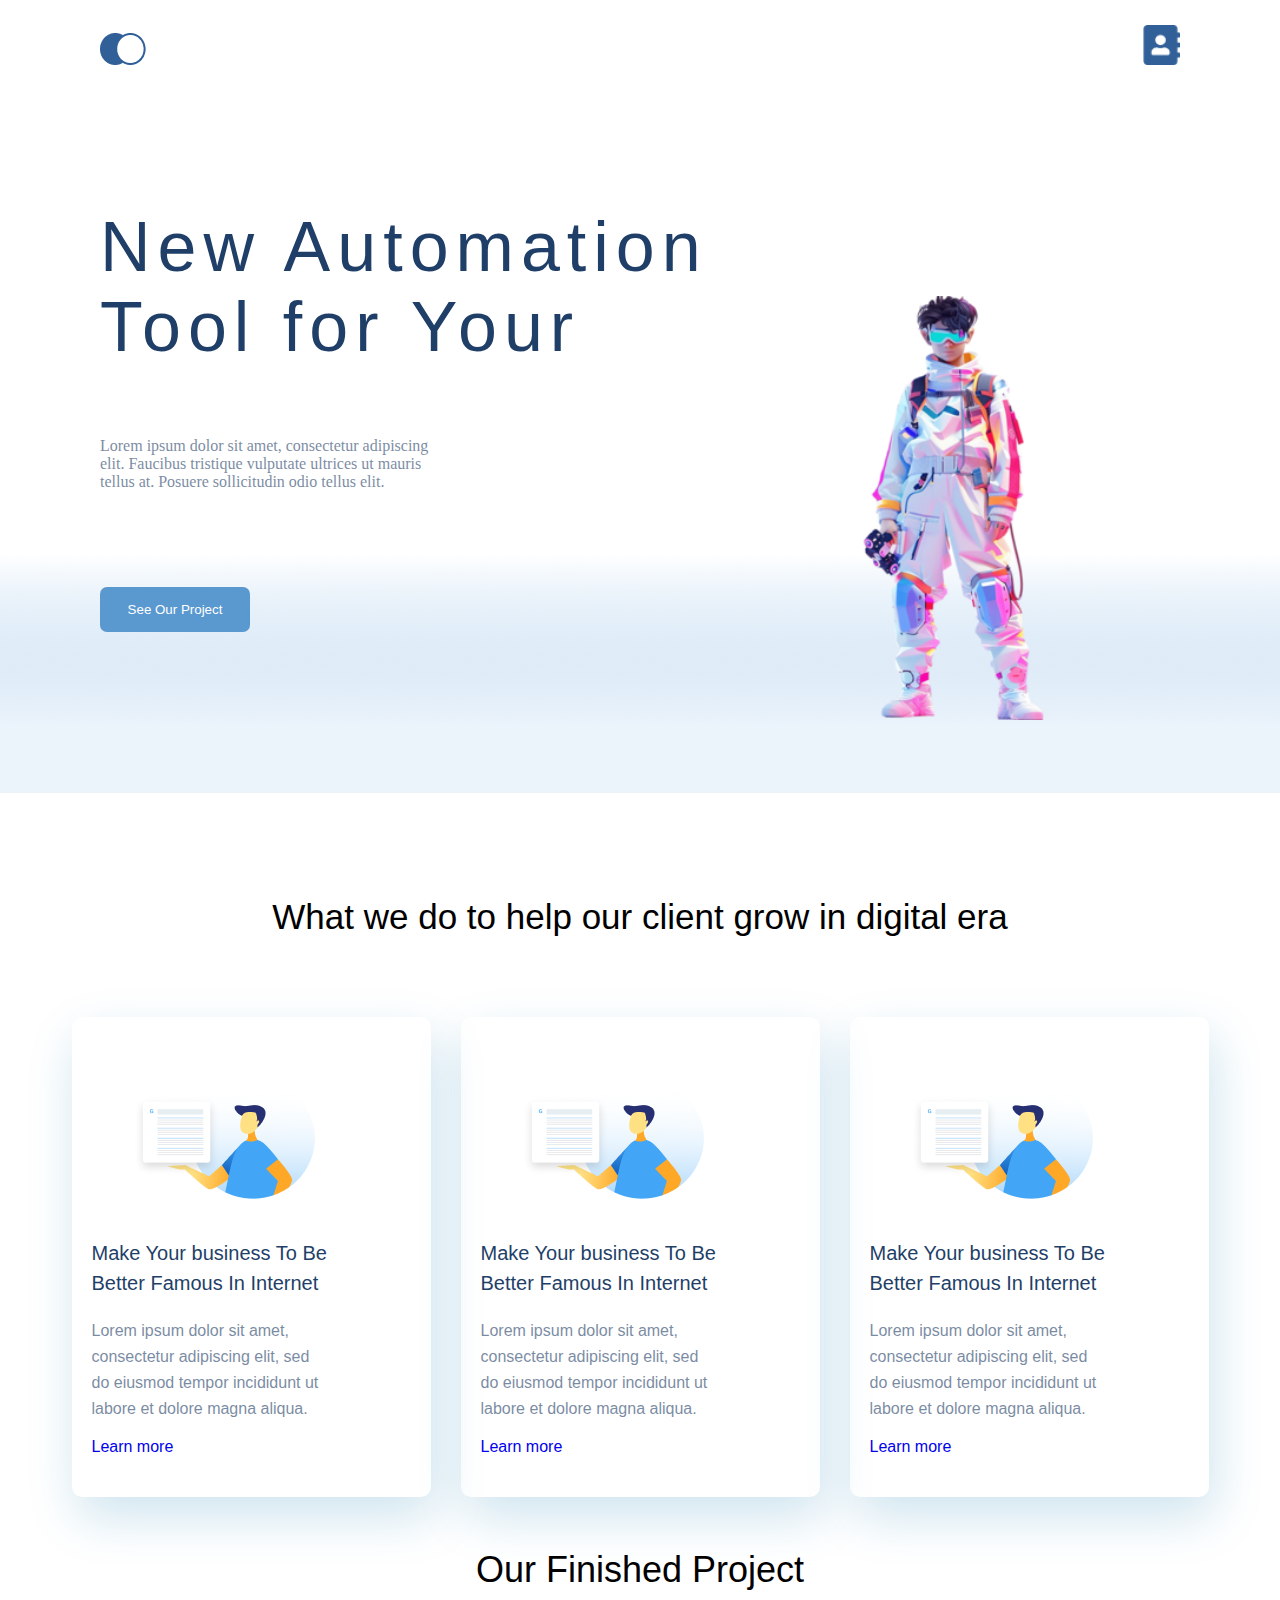
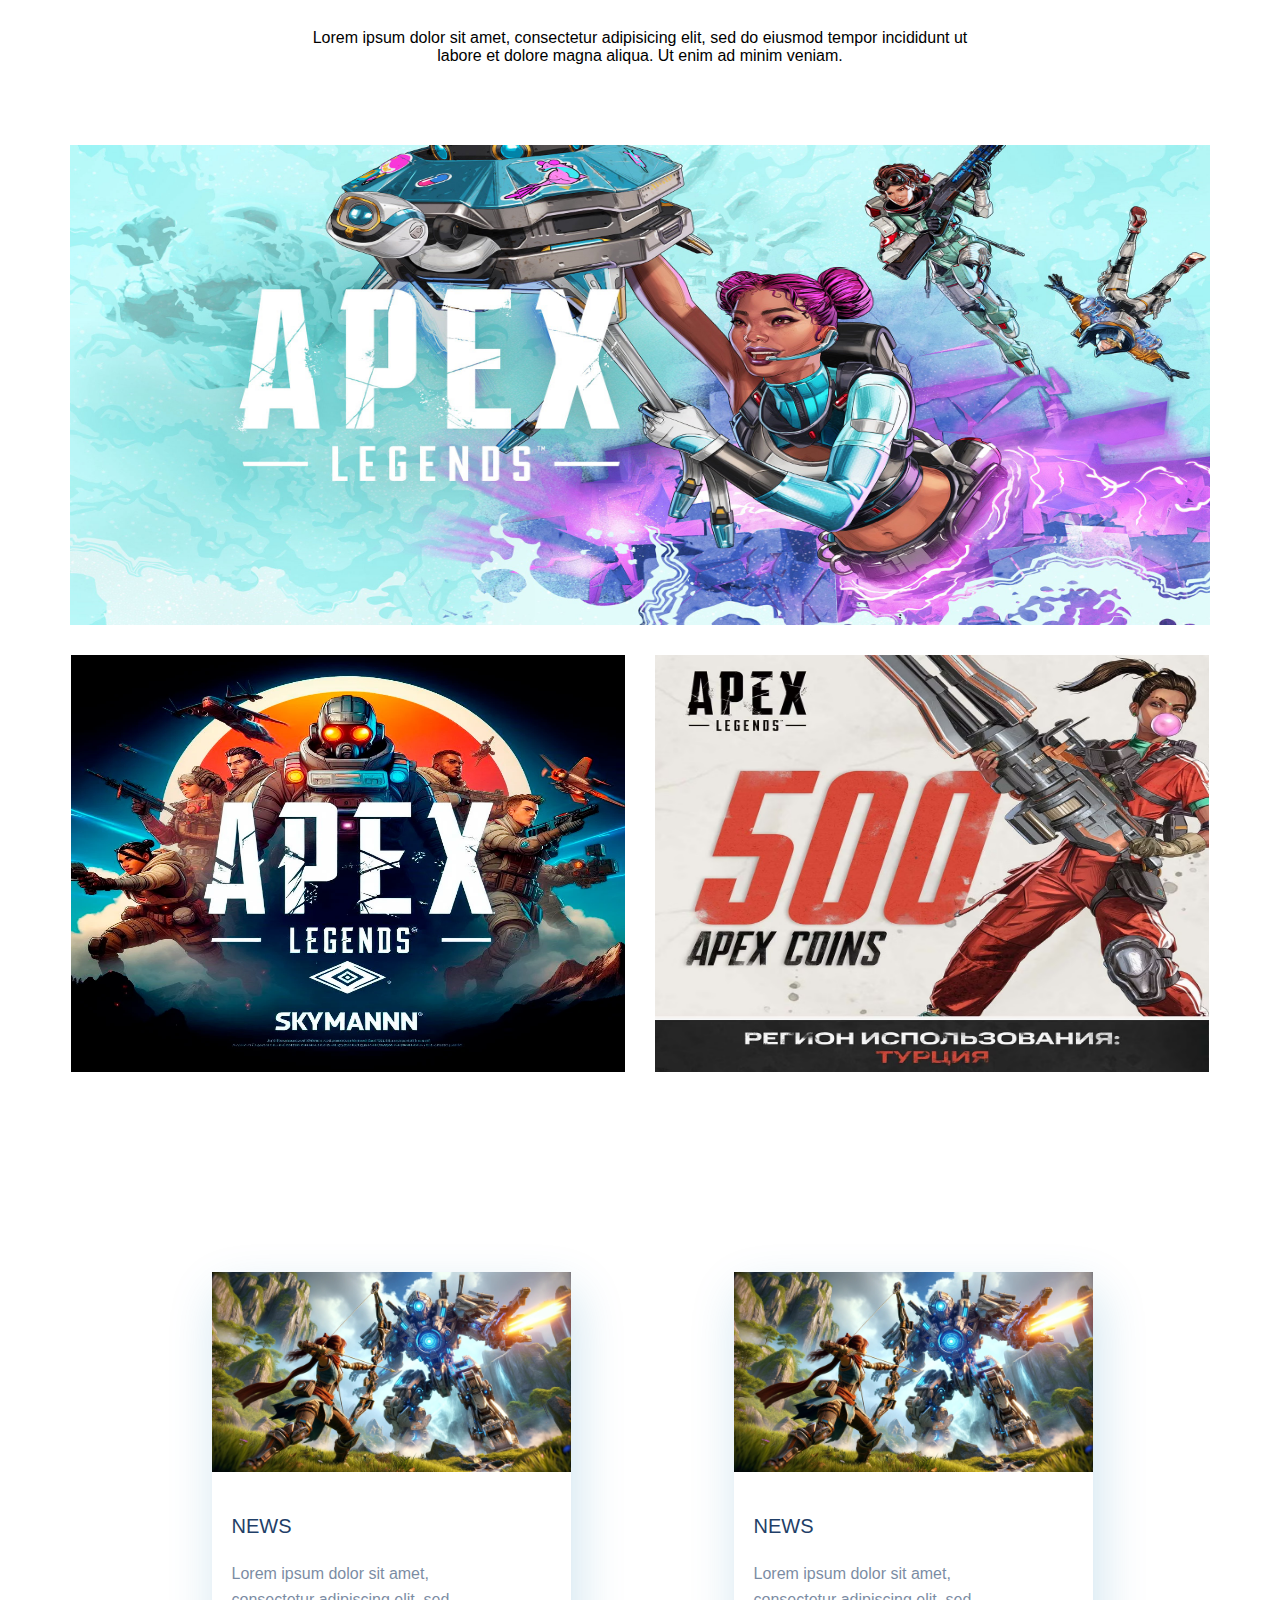
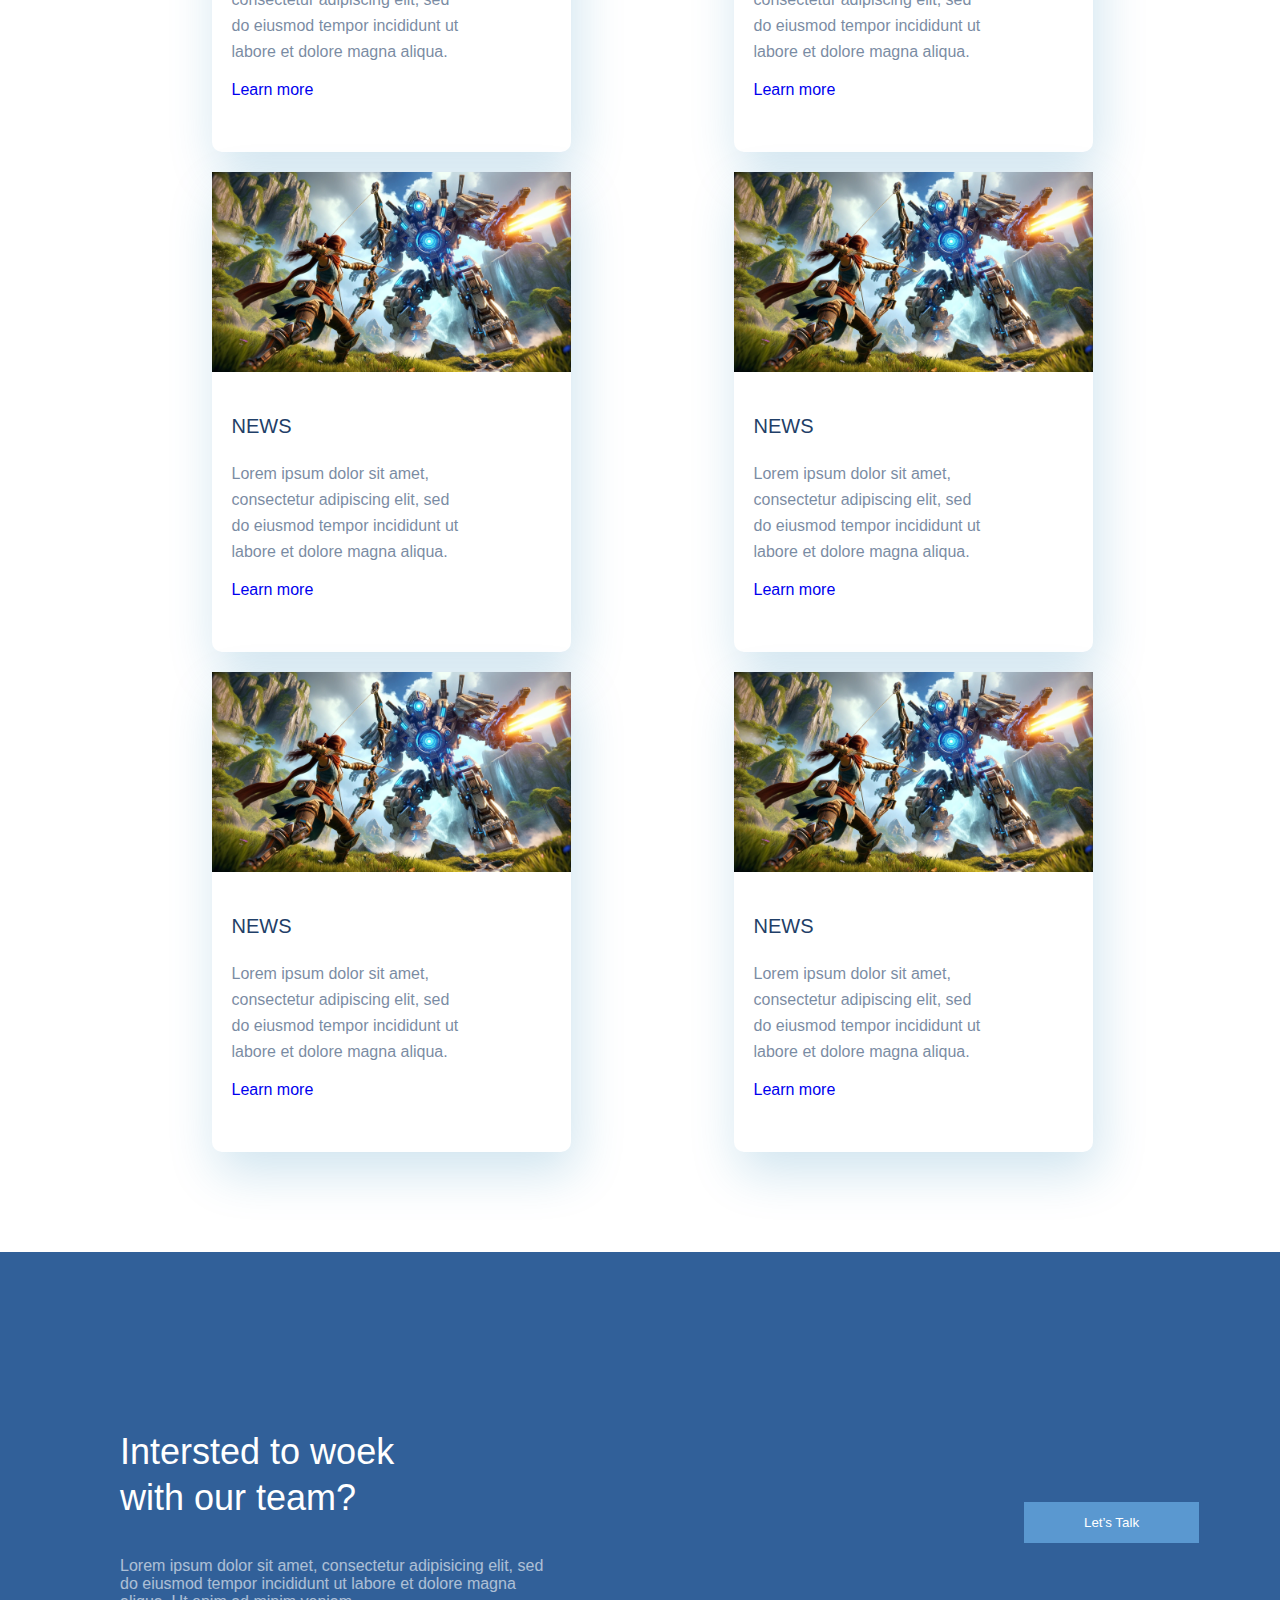
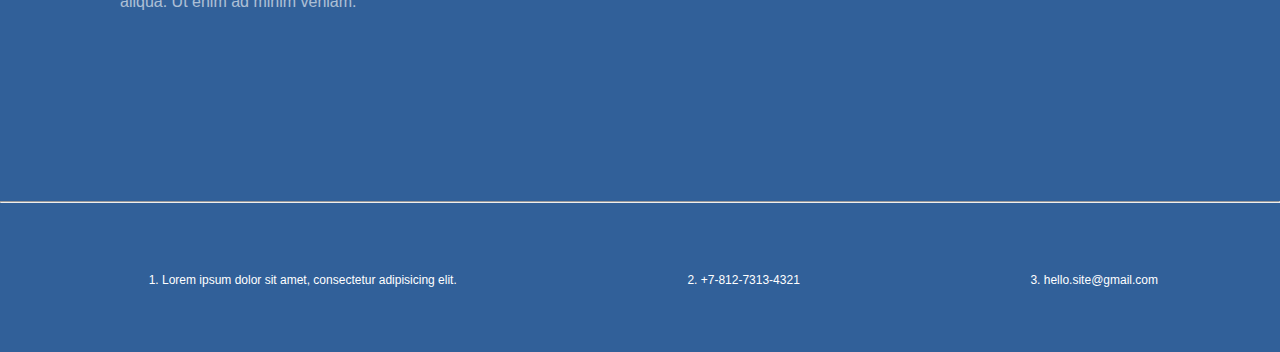
<file: index.html>
<!DOCTYPE html>
<html lang="en">
<head>
    <meta charset="UTF-8">
    <meta name="viewport" content="width=, initial-scale=1.0">
    <title>Document</title>
    <link rel="stylesheet" href="style.css">
    <link rel="preconnect" href="https://fonts.googleapis.com">
<link rel="preconnect" href="https://fonts.gstatic.com" crossorigin>
<link href="https://fonts.googleapis.com/css2?family=Roboto:ital,wght@0,100;0,300;0,400;0,500;0,700;0,900;1,100;1,300;1,400;1,500;1,700;1,900&display=swap" rel="stylesheet">
</head>
<body>
    <div class="top-backgro">
        <div class="top">
            <a href="index.html"><img src="Navigation.png" alt=""></a>
            <a href="contact.html"><img class="top-right" src="address-book-solid 1.png" alt=""></a>
        </div>
        <div class="top-general-text">
            <div class="gen-text">
                <p class="top-text">New Automation <br>
                    Tool for Your </p>
    
                <p class="par-top">Lorem ipsum dolor sit amet, consectetur adipiscing <br>
                        elit. Faucibus tristique vulputate ultrices ut mauris <br>
                         tellus at. Posuere sollicitudin odio tellus elit.</p>
    
                <button class="batt">See Our Project</button>
            </div>
            <div class="top-photo"></div>

        </div>

    </div>

    <div class="content-index">
        <div class="block-cart">
            <div class="block-top-cart">
                <p>What we do to help our client grow in digital era</p>
            </div>
    
            <div class="cart">
                <div class="backgr-cart">
                    <img class="img-cart" src="1.png" alt="">
                    <p class="top-text-cart">Make Your business To Be <br>
                        Better Famous In Internet</p>
                        
                    <p class="button-text-cart">Lorem ipsum dolor sit amet, <br>
                       consectetur adipiscing elit, sed <br>
                       do eiusmod tempor incididunt ut <br>
                       labore et dolore magna aliqua. </p>
    
                    <a class="a-cart" href="#">Learn more</a>
                </div>
    
    
                <div class="backgr-cart">
                    <img class="img-cart" src="1.png" alt="">
                    <p class="top-text-cart">Make Your business To Be <br>
                        Better Famous In Internet</p>
                        
                    <p class="button-text-cart">Lorem ipsum dolor sit amet, <br>
                       consectetur adipiscing elit, sed <br>
                       do eiusmod tempor incididunt ut <br>
                       labore et dolore magna aliqua. </p>
    
                    <a class="a-cart" href="#">Learn more</a>
                </div>
    
    
                <div class="backgr-cart">
                    <img class="img-cart" src="1.png" alt="">
                    <p class="top-text-cart">Make Your business To Be <br>
                        Better Famous In Internet</p>
                        
                    <p class="button-text-cart">Lorem ipsum dolor sit amet, <br>
                       consectetur adipiscing elit, sed <br>
                       do eiusmod tempor incididunt ut <br>
                       labore et dolore magna aliqua. </p>
    
                    <a class="a-cart" href="#">Learn more</a>
                </div>
            </div>
        </div>
    
    
        <div>
            <div class="text-top-foto">
                <p class="big-top-text-foto">Our Finished Project</p>
    
                <p>Lorem ipsum dolor sit amet, consectetur adipisicing elit, sed do eiusmod tempor incididunt ut <br>
                    labore et dolore magna aliqua. Ut enim ad minim veniam.</p>
            </div>
    
            <div class="general-fhoto">
                <div class="top-fhoto">
                    <img src="apex-photo-1.jpg" alt="" width="1140" height="480">
                </div>
    
                <div class="min-fhoto">
                    <img src="output.webp" alt="" width="554" height="417">
                    <img src="6021598bb.avif" alt="" width="554" height="417">
                </div>
            </div>
        </div>
    
        <div class="news">
            <div class="news-one">
                <img class="news-photo" src="rpg-games.jpg" alt="" width="359" height="200">
                <p class="top-text-cart">NEWS</p>
                    
                <p class="button-text-cart">Lorem ipsum dolor sit amet, <br>
                   consectetur adipiscing elit, sed <br>
                   do eiusmod tempor incididunt ut <br>
                   labore et dolore magna aliqua. </p>

                <a class="a-cart" href="#">Learn more</a>
            </div>
    
            <div class="news-one">
                <img class="news-photo" src="rpg-games.jpg" alt="" width="359" height="200">
                <p class="top-text-cart">NEWS</p>
                    
                <p class="button-text-cart">Lorem ipsum dolor sit amet, <br>
                   consectetur adipiscing elit, sed <br>
                   do eiusmod tempor incididunt ut <br>
                   labore et dolore magna aliqua. </p>

                <a class="a-cart" href="#">Learn more</a>
            </div>
    
            <div class="news-one">
                <img class="news-photo" src="rpg-games.jpg" alt="" width="359" height="200">
                <p class="top-text-cart">NEWS</p>
                    
                <p class="button-text-cart">Lorem ipsum dolor sit amet, <br>
                   consectetur adipiscing elit, sed <br>
                   do eiusmod tempor incididunt ut <br>
                   labore et dolore magna aliqua. </p>

                <a class="a-cart" href="#">Learn more</a>
            </div>
    
            <div class="news-one">
                <img class="news-photo" src="rpg-games.jpg" alt="" width="359" height="200">
                <p class="top-text-cart">NEWS</p>
                    
                <p class="button-text-cart">Lorem ipsum dolor sit amet, <br>
                   consectetur adipiscing elit, sed <br>
                   do eiusmod tempor incididunt ut <br>
                   labore et dolore magna aliqua. </p>

                <a class="a-cart" href="#">Learn more</a>
            </div>
    
            <div class="news-one">
                <img class="news-photo" src="rpg-games.jpg" alt="" width="359" height="200">
                <p class="top-text-cart">NEWS</p>
                    
                <p class="button-text-cart">Lorem ipsum dolor sit amet, <br>
                   consectetur adipiscing elit, sed <br>
                   do eiusmod tempor incididunt ut <br>
                   labore et dolore magna aliqua. </p>

                <a class="a-cart" href="#">Learn more</a>
            </div>
    
            <div class="news-one">
                <img class="news-photo" src="rpg-games.jpg" alt="" width="359" height="200">
                <p class="top-text-cart">NEWS</p>
                    
                <p class="button-text-cart">Lorem ipsum dolor sit amet, <br>
                   consectetur adipiscing elit, sed <br>
                   do eiusmod tempor incididunt ut <br>
                   labore et dolore magna aliqua. </p>

                <a class="a-cart" href="#">Learn more</a>
            </div>
    
        </div>

    </div>


    <div class="footer">
        <div class="hrr">
            <div class="footer-top-text">
                <button class="footer-butonn">Let’s Talk</button>
    
                <div class="top-footer">
                    <p class="footer-big-text">Intersted to woek <br>
                        with our team?</p>
        
                    <p class="footer-min-text">Lorem ipsum dolor sit amet, consectetur adipisicing elit, sed <br>
                            do eiusmod tempor incididunt ut labore et dolore magna <br>
                            aliqua. Ut enim ad minim veniam.</p>
    
    
                </div>                    
            </div>
            <hr>
        </div>

        <div class="gen-spicka">
            <ul class="spicka">
                <li>Lorem ipsum dolor sit amet,  consectetur adipisicing elit.</li>
                <li>+7-812-7313-4321</li>
                <li>hello.site@gmail.com</li>
            </ul>
        </div>
    </div>

</body>
</html>
</file>
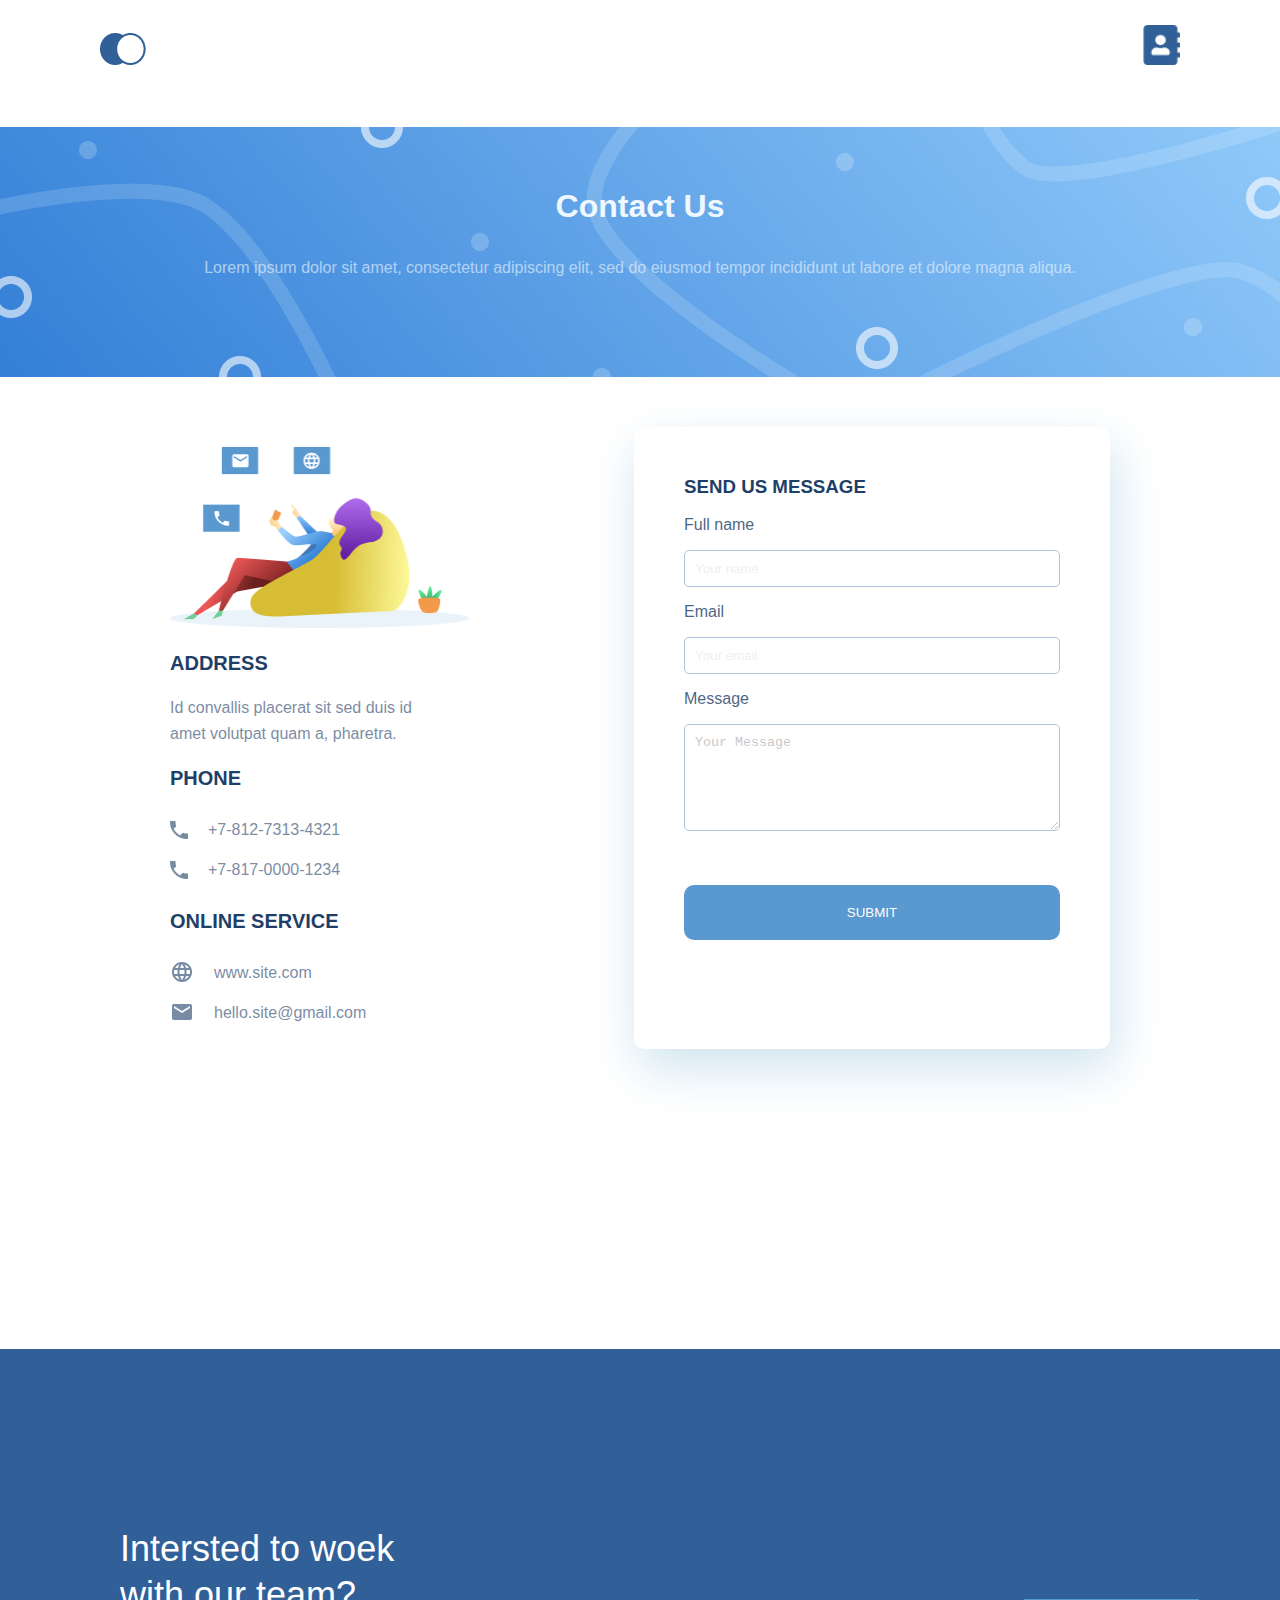
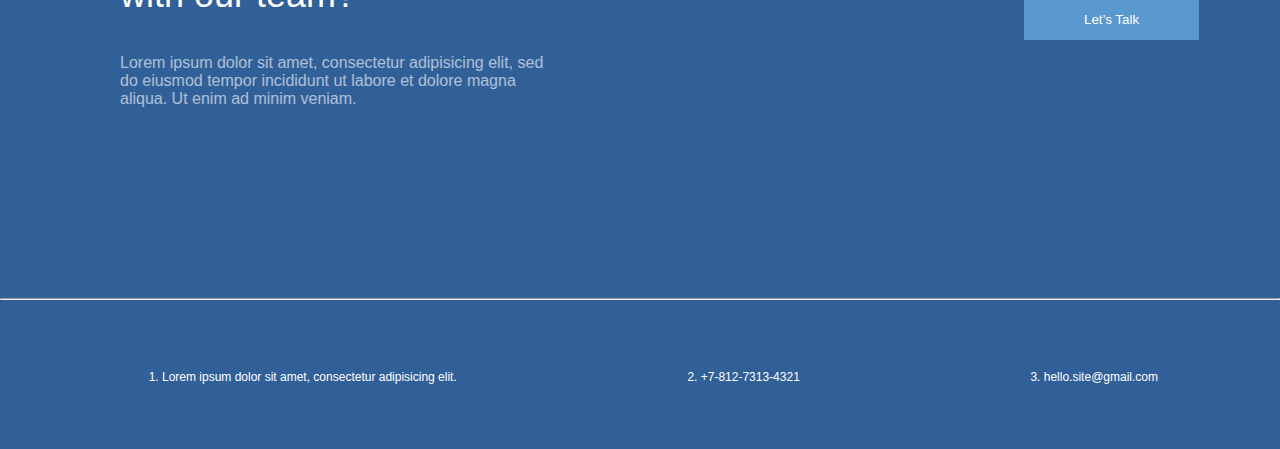
<file: contact.html>
<!DOCTYPE html>
<html lang="en">
<head>
    <meta charset="UTF-8">
    <meta name="viewport" content="width=device-width, initial-scale=1.0">
    <title>Document</title>
    <link rel="stylesheet" href="style.css">
</head>
<body>
    <div class="top">
        <a href="index.html"><img src="Navigation.png" alt=""></a>
        <img class="top-right" src="address-book-solid 1.png" alt="">
    </div>

    <header class="header-Contact">
        <div class="header-general-text gen-class">
            <h1 class="header-top-text">Contact Us</h1>
            <p class="header-top-par">Lorem ipsum dolor sit amet, consectetur adipiscing elit, sed do eiusmod tempor  incididunt ut labore et dolore magna aliqua. </p>
        </div>
    </header>

    <main>
        <div class="gen-class">
            <div class="content">
                <div class="top-spicok">
                    <div>
                        <img src="Group.png" alt="" width="300px" height="181px">
                        <div class="gen-text-spocok">
                            <h3 class="text-spocok-h3">ADDRESS</h3>
                            <p class="text-gen-p">Id convallis placerat sit sed duis id <br>
                               amet volutpat quam a, pharetra.</p>
                           <h3 class="text-spocok-h3">PHONE</h3>
                           <ul class="namber-phone-gen">
                               <li class="namber-phone">+7-812-7313-4321</li>
                               <li class="namber-phone">+7-817-0000-1234</li>
                           </ul>
                           <h3 class="text-spocok-h3">ONLINE SERVICE</h3>
                           <ul class="servs-gen">
                               <li class="servs-1" class="servs">www.site.com</li>
                               <li class="servs">hello.site@gmail.com</li>
                           </ul>
                        </div>
                    </div>
                </div>
                <div class="Message">
                    <h3 class="send-us">SEND US MESSAGE</h3>
    
                    <p class="message-parag">Full name</p>
                    <input type="text" class="input-message" placeholder="Your name">
    
                    <p class="message-parag">Email</p>
                    <input type="email" class="input-message" placeholder="Your email">
    
                    <p class="message-parag">Message</p>
                    <textarea class="input-message input-message--textarea" placeholder="Your Message"></textarea>
                    <br>
                    <button class="message-buton">SUBMIT</button>
                </div>
            </div>
            <div class="carta-yandex" >
                <script class="carta-yandex" type="text/javascript" charset="utf-8" async src="https://api-maps.yandex.ru/services/constructor/1.0/js/?um=constructor%3Acaa4b0695498bc216b7246c3e49dcc645c5c484e0e6518bbf58adec5b5086ab5&amp;width=100%&amp;height=400&amp;lang=ru_RU&amp;scroll=true"></script>
            </div>
    
        </div>
        

        <div class="footer">
            <div class="hrr">
                <div class="footer-top-text">
                    <button class="footer-butonn">Let’s Talk</button>
        
                    <div class="top-footer">
                        <p class="footer-big-text">Intersted to woek <br>
                            with our team?</p>
            
                        <p class="footer-min-text">Lorem ipsum dolor sit amet, consectetur adipisicing elit, sed <br>
                                do eiusmod tempor incididunt ut labore et dolore magna <br>
                                aliqua. Ut enim ad minim veniam.</p>
        
        
                    </div>                    
                </div>
                <hr>
            </div>
    
            <div class="gen-spicka">
                <ul class="spicka">
                    <li>Lorem ipsum dolor sit amet,  consectetur adipisicing elit.</li>
                    <li>+7-812-7313-4321</li>
                    <li>hello.site@gmail.com</li>
                </ul>
            </div>
        </div>
    
    </main>
</body>
</html>
</file>
<file: style.css>
body {
    margin: 0;
    padding: 0;
}

.top-general-text {
    position: relative;
    height: 620px;
}


@media (max-width: 1024px) {
    .top-general-text {
        max-height: 500px;
    }
}

.top-backgro {
    background-image: url(Rectangle.png);
    max-width: 100%;
    min-height: 768px;
}


@media (max-width: 667px) {
    .top-backgro {
        width: 100%;
        min-height: 376px;
        padding-bottom: 41px;
        box-sizing: border-box;
    }
}

.top-right {
    width: 37px;
    height: 40px;
}

.top {
    margin-top: 25px;
    display: flex;
    justify-content: space-between;
    margin-left: 100px;
    margin-right: 100px;
}

@media (max-width: 667px) {
    .top {
        margin-top: 24px;
        margin-left: 32px;
        margin-right: 32px;
    }
}

.top-text {
    margin-top: 130px;
    font-size: 70px;
    color: #1F3F68;    
    font-family: 'Lucida Sans', 'Lucida Sans Regular', 'Lucida Grande', 'Lucida Sans Unicode', Geneva, Verdana, sans-serif;
    letter-spacing: 7px;
}

@media (max-width: 667px) {
    .top-text {
        font-size: 32px;
        width: 100%;
        line-height: 37px;
        text-align: center;
        margin-top: 32px;
        margin-bottom: 5px;
    }

    .par-top {
        width: 100%;
        text-align: center;
        
    }

    .gen-text {
        display: flex;
        flex-direction: column;
        align-items: center;
    }
}


.top-photo {
    position: relative;
    right: 50px;
    bottom: 400px;
    padding-top: 553px;
    background-image: url(pngtree-apex-legends-agent-png-image_12910170.png);
    background-repeat: no-repeat;
    background-position: right;
    background-size: 44%; 
} 

@media (max-width: 667px) {
    .top-photo {
        background-image: none;
    }
}

@media (max-width: 1024px) {

    .top-photo {
       background-size: 30%; 
   } 

}

.gen-text {
   margin-left: 100px;
}

@media (max-width: 1024px) {
   .gen-text {
    margin-left: 32px;
   }
}

.batt {
    border-radius: 7px;
    padding: 15px;
    width: 150px;
    border: none;
    background-color: #5A98D0;
    color: white;
    margin-top: 80px;

}


@media (max-width: 667px) {
    .batt {
        font-size: 12px;
        line-height: 26px;
        padding: 0 8px;
        margin-top: 40px;
    }
}

.par-top {
    color: #1F3F68;    
    margin-top: 30px;
    opacity: 60%;
}

.block-top-cart {
    font-family: 'Lucida Sans', 'Lucida Sans Regular', 'Lucida Grande', 'Lucida Sans Unicode', Geneva, Verdana, sans-serif;
    color: #000000;    
    font-size: 35px;
    justify-items: center;
    margin-top: 70px;
}

@media (max-width: 1024px) {
    .block-top-cart {
        text-align: center;
    }
}

.cart {
    display: flex;
    justify-content: center;
    gap: 30px;
    margin-top: 80px;
}

@media (max-width: 667px) {
    .cart {
        flex-direction: column;
    }
}

@media (max-width: 1024px) {
    .cart {
        display: flex;
        flex-direction: column;
        align-items: center;
    }
}

.backgr-cart {
    width: 359px;
    height: 480px;
    border-radius: 10px;
    box-shadow: 5px 20px 50px rgba(16, 122, 177, 0.2);
}

.top-text-cart {
    margin-top: 35px;
    font-size: 20px;
    margin-left: 20px;
    font-family: 'Lucida Sans', 'Lucida Sans Regular', 'Lucida Grande', 'Lucida Sans Unicode', Geneva, Verdana, sans-serif;
    color: #1F3F68;
    line-height: 30px;
}

.button-text-cart {
    margin-left: 20px;
    font-family: 'Lucida Sans', 'Lucida Sans Regular', 'Lucida Grande', 'Lucida Sans Unicode', Geneva, Verdana, sans-serif;
    color: #1F3F68;
    line-height: 26px;
    opacity: 60%;
}

.a-cart {
    margin-left: 20px;
    font-family: 'Lucida Sans', 'Lucida Sans Regular', 'Lucida Grande', 'Lucida Sans Unicode', Geneva, Verdana, sans-serif;
    text-decoration: none;
}

.img-cart {
    margin-left: 60px;
    margin-top: 60px;
}

.text-top-foto {
    text-align: center;
    margin-top: 50px;
    font-family: 'Lucida Sans', 'Lucida Sans Regular', 'Lucida Grande', 'Lucida Sans Unicode', Geneva, Verdana, sans-serif;
}

.big-top-text-foto {
    color: #000000;  
    font-size: 36px;
    line-height: 46px;
}

.top-fhoto {
    margin-top: 80px;
    display: flex;
    justify-content: center;
}

@media (max-width: 1024px) {
    .top-fhoto {
        width: 90%;
        height: auto;
        margin-left: 5%;
        /* margin-right: 5%; */
        display: block;
    }
    .top-fhoto img {
        width: 100%;
        height: auto;
    }
}

.min-fhoto{
    margin-top: 30px;
    display: flex;
    justify-content: center;
    gap: 30px;
}

@media (max-width: 1024px) {
    .min-fhoto {
        width: 90%;
        height: auto;
        margin-left: 5%;
        display: flex;
        gap: 35px;
    }

    .min-fhoto img {
        width: 48%;
        height: auto;
    }
}

.news {
    display: flex;
    flex-wrap: wrap;
    justify-content: space-around;
    width: 80%;
    margin-left: 140px;
    margin-top: 200px;
    gap: 20px;
}

@media (max-width: 1024px) {
    .news {
        margin-left: 100px;
    }
}

@media (max-width: 667px) {
    .news {
        display: none;
    }
}

.news-one {
    box-shadow: 5px 20px 50px rgba(16, 122, 177, 0.2);
    width: 359px;
    height: 480px;
    border-radius: 10px;
}


.footer {
    margin-top: 100px;
    width: 100%;
    height: 700px;
    background-color:  #316099;

}

.footer-top-text {
    justify-content: space-around;
}

.footer-big-text {
    font-size: 36px;
    line-height: 46px;
}

.footer-min-text {
    opacity: 60%;
}

.footer-butonn {
    position: relative;
    margin-left: 80%;
    top: 250px;
    padding: 13px 60px;
    background-color: #5A98D0;
    color: white;
    border: none;

}

@media (max-width: 1024px) {
    .footer-butonn {
        padding: 5px 20px;
        margin-left: 70%;
    }
}

.top-footer {
    position: absolute;
    color: white;
    font-family: 'Lucida Sans', 'Lucida Sans Regular', 'Lucida Grande', 'Lucida Sans Unicode', Geneva, Verdana, sans-serif;
    margin-left: 120px;
    padding-top: 100px;
}

@media (max-width: 1024px) {
    .top-footer {
        margin-left: 5%;
    }
}

hr {
    position: relative;
    top: 500px;
}

.gen-spicka {
    width: 100%;
    height: auto;
    display: block;
    float: left;
}


.spicka {
    display: flex;
    justify-content: space-around;
    position: relative;
    top: 550px;
    color: white;
    font-family: 'Lucida Sans', 'Lucida Sans Regular', 'Lucida Grande', 'Lucida Sans Unicode', Geneva, Verdana, sans-serif;
    font-size: 12px;
    list-style-type: decimal;
}

@media (max-width: 1024px) {
    .spicka {
        flex-direction: column;
        line-height: 40px;
        top: 500px;
    }
}

.header-general-text {
    color: aliceblue;
    padding-top: 40px;
    text-align: center;
    font-family: 'Lucida Sans', 'Lucida Sans Regular', 'Lucida Grande', 'Lucida Sans Unicode', Geneva, Verdana, sans-serif;
}

.header-top-par {
    tab-size: 20px;
    line-height: 25px;
    opacity: 60%;
    margin-top: 30px;
}

.header-Contact {
    background-image: url(Mask\ Group-4.png);
    background-repeat: no-repeat;
    background-size: cover;
    height: 250px;
    margin-top: 50px;
}

@media (max-width: 1024px) {
  
}

.Message {
    margin-top: 50px;
    width: 40%;
    /* height: 614px; */
    background-color: rgb(255, 255, 255);
    border-radius: 10px;
    box-shadow: 5px 20px 50px rgba(16, 122, 177, 0.2);
    padding: 30px 50px ;
    font-family: 'Lucida Sans', 'Lucida Sans Regular', 'Lucida Grande', 'Lucida Sans Unicode', Geneva, Verdana, sans-serif;

}

@media (max-width: 667px) {
    .Message {
        width: 90%;
    }
}


.send-us {
    color: #1F3F68;
}

.message-parag {
    color: #1F3F68;
    opacity: 80%;
    max-width: 250px;
}

.input-message {
    padding: 10px;
    width: 100%;
    box-sizing: border-box;
    border-radius: 5px;
    border: 1px solid #356EAD;
    opacity: 40%;
}


input::placeholder {
    color: #1F3F68;
    opacity: 20%;
    text-align: start;
}

.message-buton {
    display: block;
    justify-content: center;
    margin-top: 50px;
    padding: 20px 10px;
    width: 100%;
    border: none;
    border-radius: 10px;
    background-color: #5A98D0;
    color: white;
}

.input-message--textarea {
    height: 8em;
}

.content {
    display: flex;
    justify-content: space-between;
    gap: 10px;
    width: 100%;
}

@media (max-width: 1024px) {
    .content {
        flex-direction: column;
        align-items: center;
    }
}

.top-spicok {
    flex-direction: column;
    display: block;
    text-align: start;
    /* margin-left: 23%; */
    margin-top: 70px;
    font-family: 'Lucida Sans', 'Lucida Sans Regular', 'Lucida Grande', 'Lucida Sans Unicode', Geneva, Verdana, sans-serif;
}

.text-spocok-h3 {
    color: #1F3F68;
    font-size: 20px;
}

.text-gen-p {
    color: #1F3F68;
    opacity: 60%;
    font-size: 16px;
    line-height: 26px;
}

.namber-phone-gen {
    padding-left: 0;
}

.namber-phone {
    color: #1F3F68;
    opacity: 60%;
    font-size: 16px;
    list-style-type: none;
    line-height: 40px;
}

.namber-phone::before {
    content: url(Vector.png);
    margin-right: 20px;
    position: relative;
    top: 4px;
}


.carta-yandex {
    margin-top: 100px;
    display: flex;
    justify-content: center;
    width: 100%;
}

.servs-gen {
    padding-left: 0;
}

.servs {
    color: #1F3F68;
    opacity: 60%;
    font-size: 16px;
    list-style-type: none;
    line-height: 40px;
}

.servs::before {
    content: url(ic_email_24px.png);
    margin-right: 20px;
    position: relative;
    top: 6px;
}

.servs-1 {
    color: #1F3F68;
    opacity: 60%;
    font-size: 16px;
    list-style-type: none;
    line-height: 40px;
}

.servs-1::before {
    content: url(ic_language_24px.png);
    margin-right: 20px;
    position: relative;
    top: 6px;
}

.gen-class {
    width: 95%;
    max-width: 940px;
    margin: 0 auto;
}
</file>
